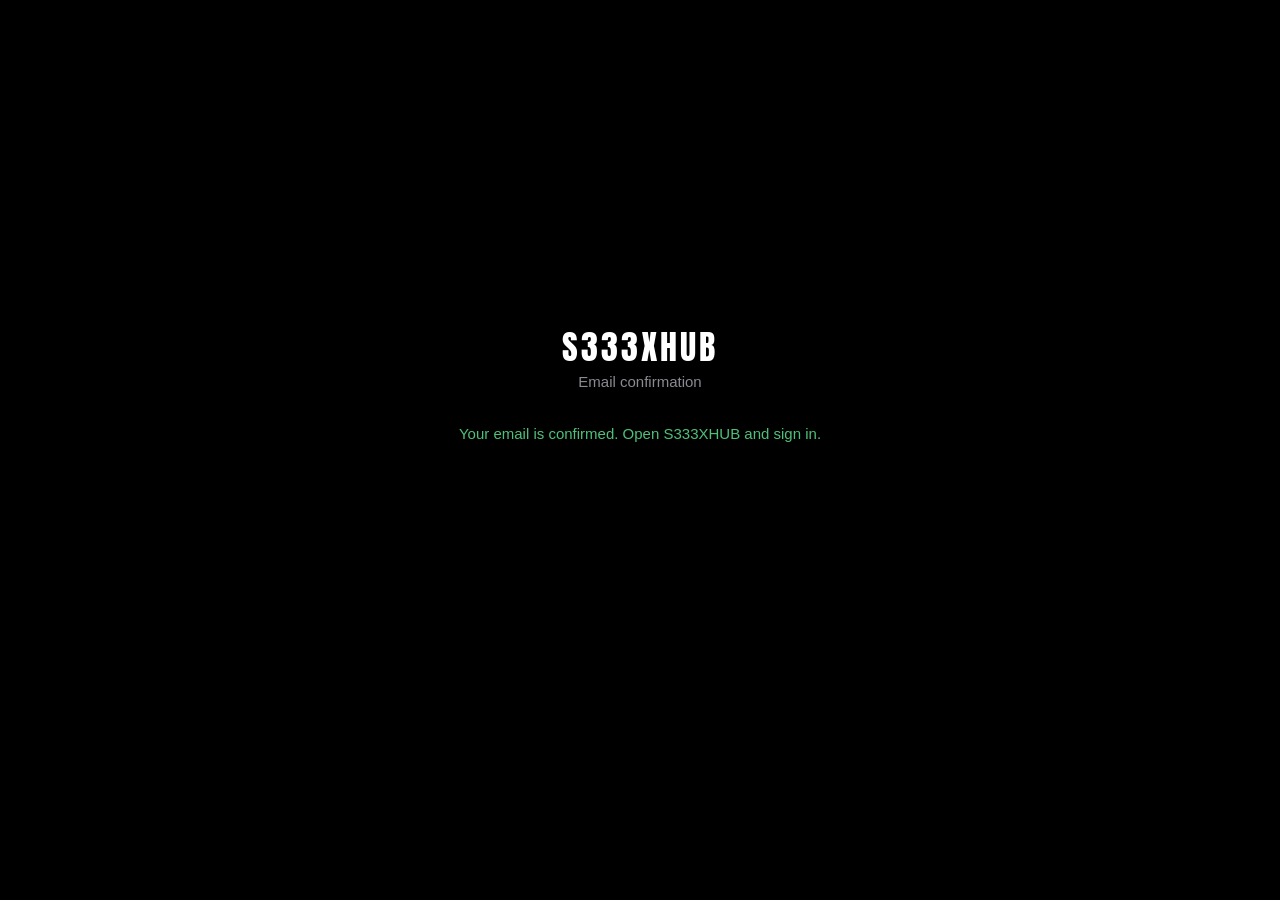
<file: confirm-email.html>
<!doctype html>
<html lang="en">
<head>
  <meta charset="utf-8" />
  <meta name="viewport" content="width=device-width, initial-scale=1" />
  <meta name="robots" content="noindex" />
  <title>Email confirmed · S333XHUB</title>
  <link rel="icon" href="data:image/svg+xml,%3Csvg%20xmlns='http://www.w3.org/2000/svg'%20viewBox='0%200%2064%2064'%3E%3Crect%20width='64'%20height='64'%20rx='12'%20fill='%23000'/%3E%3Crect%20x='29'%20y='11'%20width='6'%20height='42'%20fill='%23fff'/%3E%3Crect%20x='17'%20y='23'%20width='30'%20height='6'%20fill='%23fff'/%3E%3C/svg%3E" />
  <link rel="preconnect" href="https://fonts.googleapis.com" />
  <link rel="preconnect" href="https://fonts.gstatic.com" crossorigin />
  <link href="https://fonts.googleapis.com/css2?family=Anton&display=swap" rel="stylesheet" />
  <link rel="stylesheet" href="site.css" />
</head>
<body class="auth">
  <main>
    <h1><a href="index.html">S333XHUB</a></h1>
    <p class="lead">Email confirmation</p>
    <p class="msg" id="msg">Checking your confirmation link.</p>
  </main>
  <script>
    // Supabase's verify endpoint redirects here after confirming; a failure
    // arrives as #error_description in the hash. The reason is logged, never
    // shown: the fan gets one sentence either way.
    const params = new URLSearchParams(location.hash.replace(/^#/, ''));
    const error = params.get('error_description') || params.get('error');
    const msg = document.getElementById('msg');
    if (error) {
      console.warn('[confirm-email]', error.replace(/\+/g, ' '));
      msg.className = 'msg err';
      msg.textContent =
        'This link has expired or was already used. Open S333XHUB and sign in, or sign up again to get a new link.';
    } else {
      msg.className = 'msg ok';
      msg.textContent = 'Your email is confirmed. Open S333XHUB and sign in.';
    }
  </script>
</body>
</html>
</file>
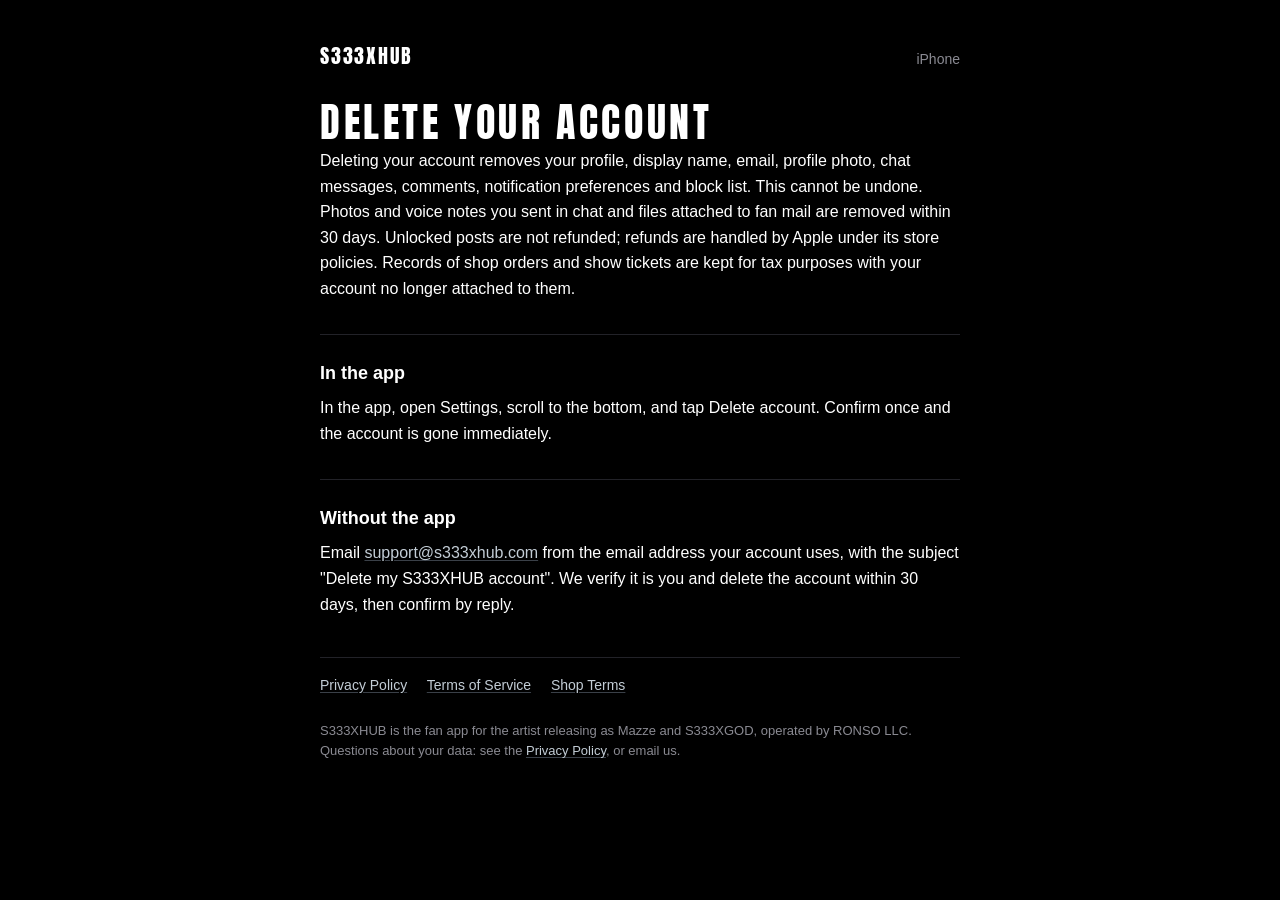
<file: delete-account.html>
<!DOCTYPE html>
<html lang="en">
<head>
  <meta charset="utf-8" />
  <meta name="viewport" content="width=device-width, initial-scale=1" />
  <meta name="robots" content="noindex, nofollow" />
  <title>Delete your account · S333XHUB</title>
  <link rel="canonical" href="https://app.s333xhub.com/delete-account.html" />
  <link rel="icon" href="data:image/svg+xml,%3Csvg%20xmlns='http://www.w3.org/2000/svg'%20viewBox='0%200%2064%2064'%3E%3Crect%20width='64'%20height='64'%20rx='12'%20fill='%23000'/%3E%3Crect%20x='29'%20y='11'%20width='6'%20height='42'%20fill='%23fff'/%3E%3Crect%20x='17'%20y='23'%20width='30'%20height='6'%20fill='%23fff'/%3E%3C/svg%3E" />
  <link rel="preconnect" href="https://fonts.googleapis.com" />
  <link rel="preconnect" href="https://fonts.gstatic.com" crossorigin />
  <link href="https://fonts.googleapis.com/css2?family=Anton&display=swap" rel="stylesheet" />
  <link rel="stylesheet" href="site.css" />
</head>
<body>
  <main>
    <header>
      <a class="wordmark" href="index.html">S333XHUB</a>
      <span class="dim small">iPhone</span>
    </header>
    <h1>Delete your account</h1>
    <p>Deleting your account removes your profile, display name, email, profile photo, chat
       messages, comments, notification preferences and block list. This cannot be undone. Photos
       and voice notes you sent in chat and files attached to fan mail are removed within 30 days.
       Unlocked posts are not refunded; refunds are handled by Apple under its store policies.
       Records of shop orders and show tickets are kept for tax purposes with your account no
       longer attached to them.</p>

    <h2>In the app</h2>
    <p>In the app, open Settings, scroll to the bottom, and tap Delete account. Confirm once and
       the account is gone immediately.</p>

    <h2>Without the app</h2>
    <p>Email <a href="mailto:support@s333xhub.com?subject=Delete%20my%20S333XHUB%20account">support@s333xhub.com</a>
       from the email address your account uses, with the subject "Delete my S333XHUB account".
       We verify it is you and delete the account within 30 days, then confirm by reply.</p>

    <nav>
      <a href="privacy.html">Privacy Policy</a>
      <a href="terms.html">Terms of Service</a>
      <a href="shop-terms.html">Shop Terms</a>
    </nav>
    <footer>S333XHUB is the fan app for the artist releasing as Mazze and S333XGOD, operated by
       RONSO LLC. Questions about your data: see the <a href="privacy.html">Privacy Policy</a>, or
       email us.</footer>
  </main>
</body>
</html>
</file>
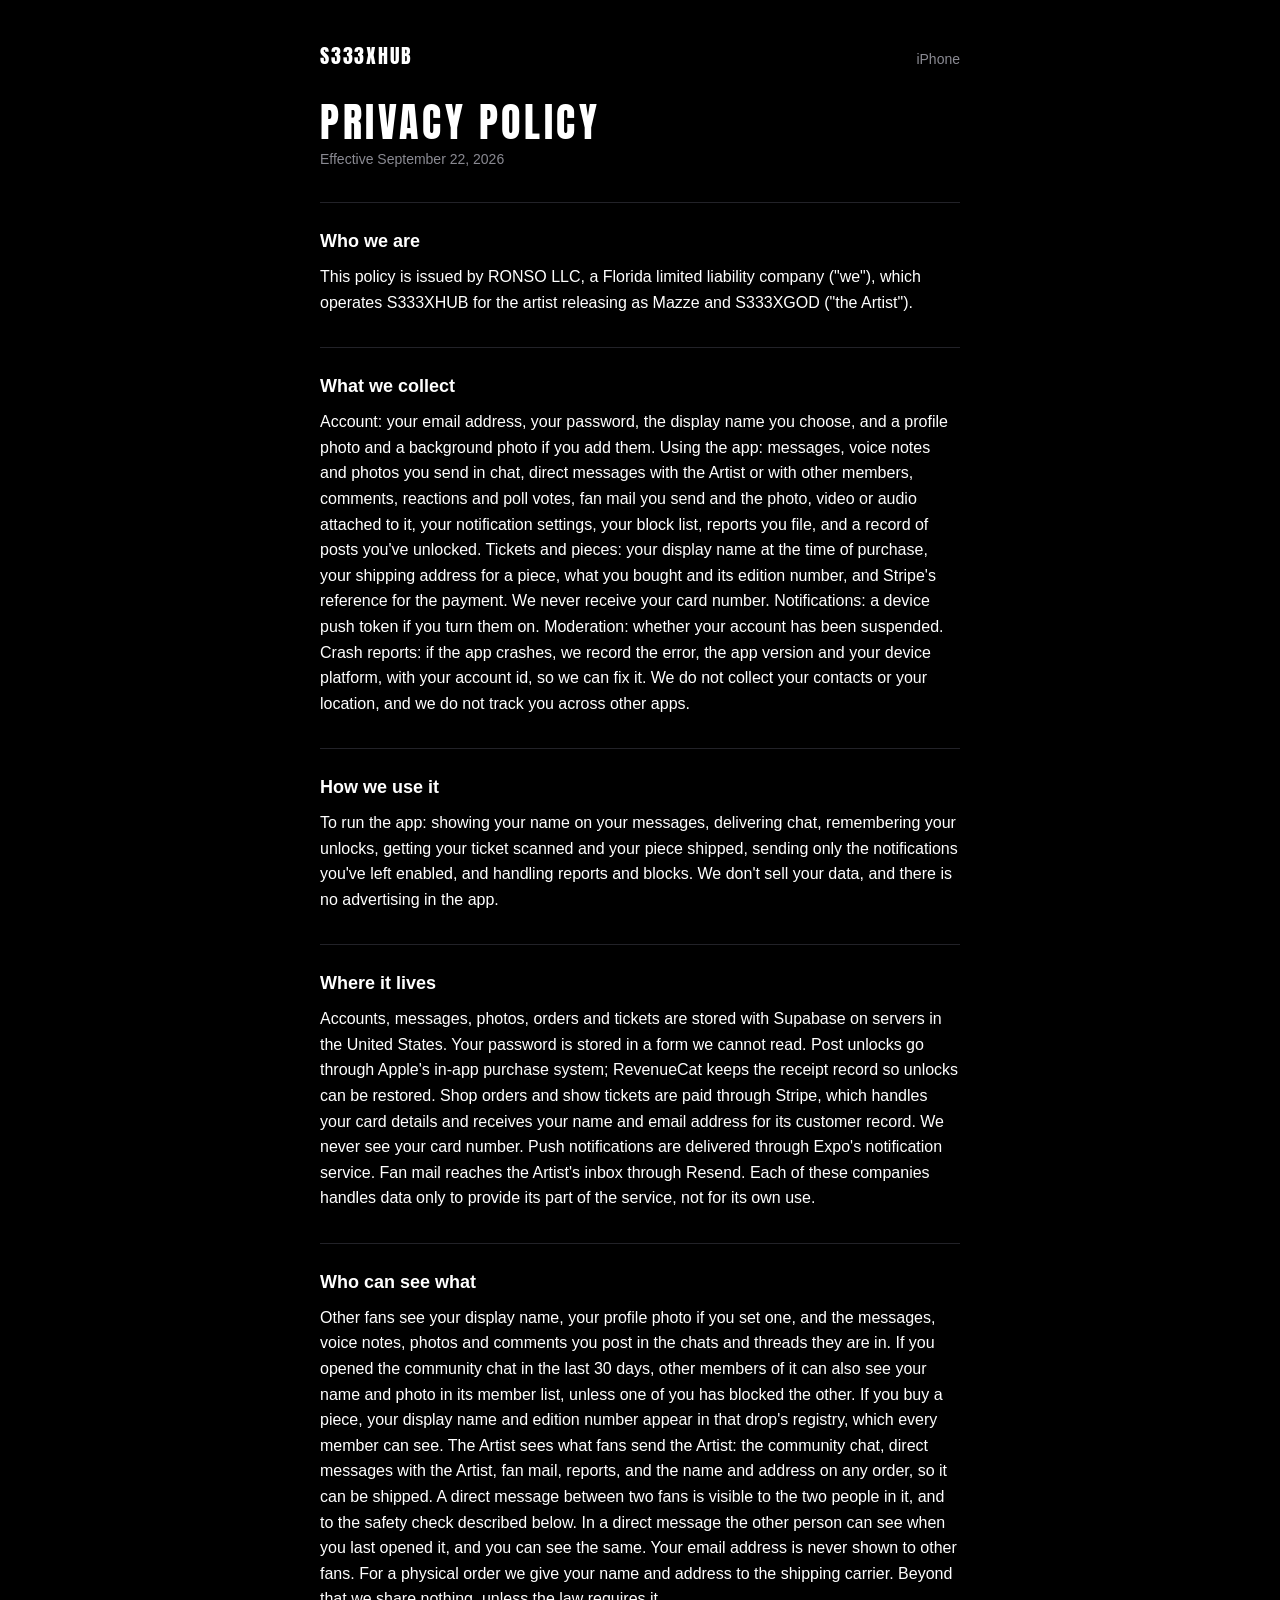
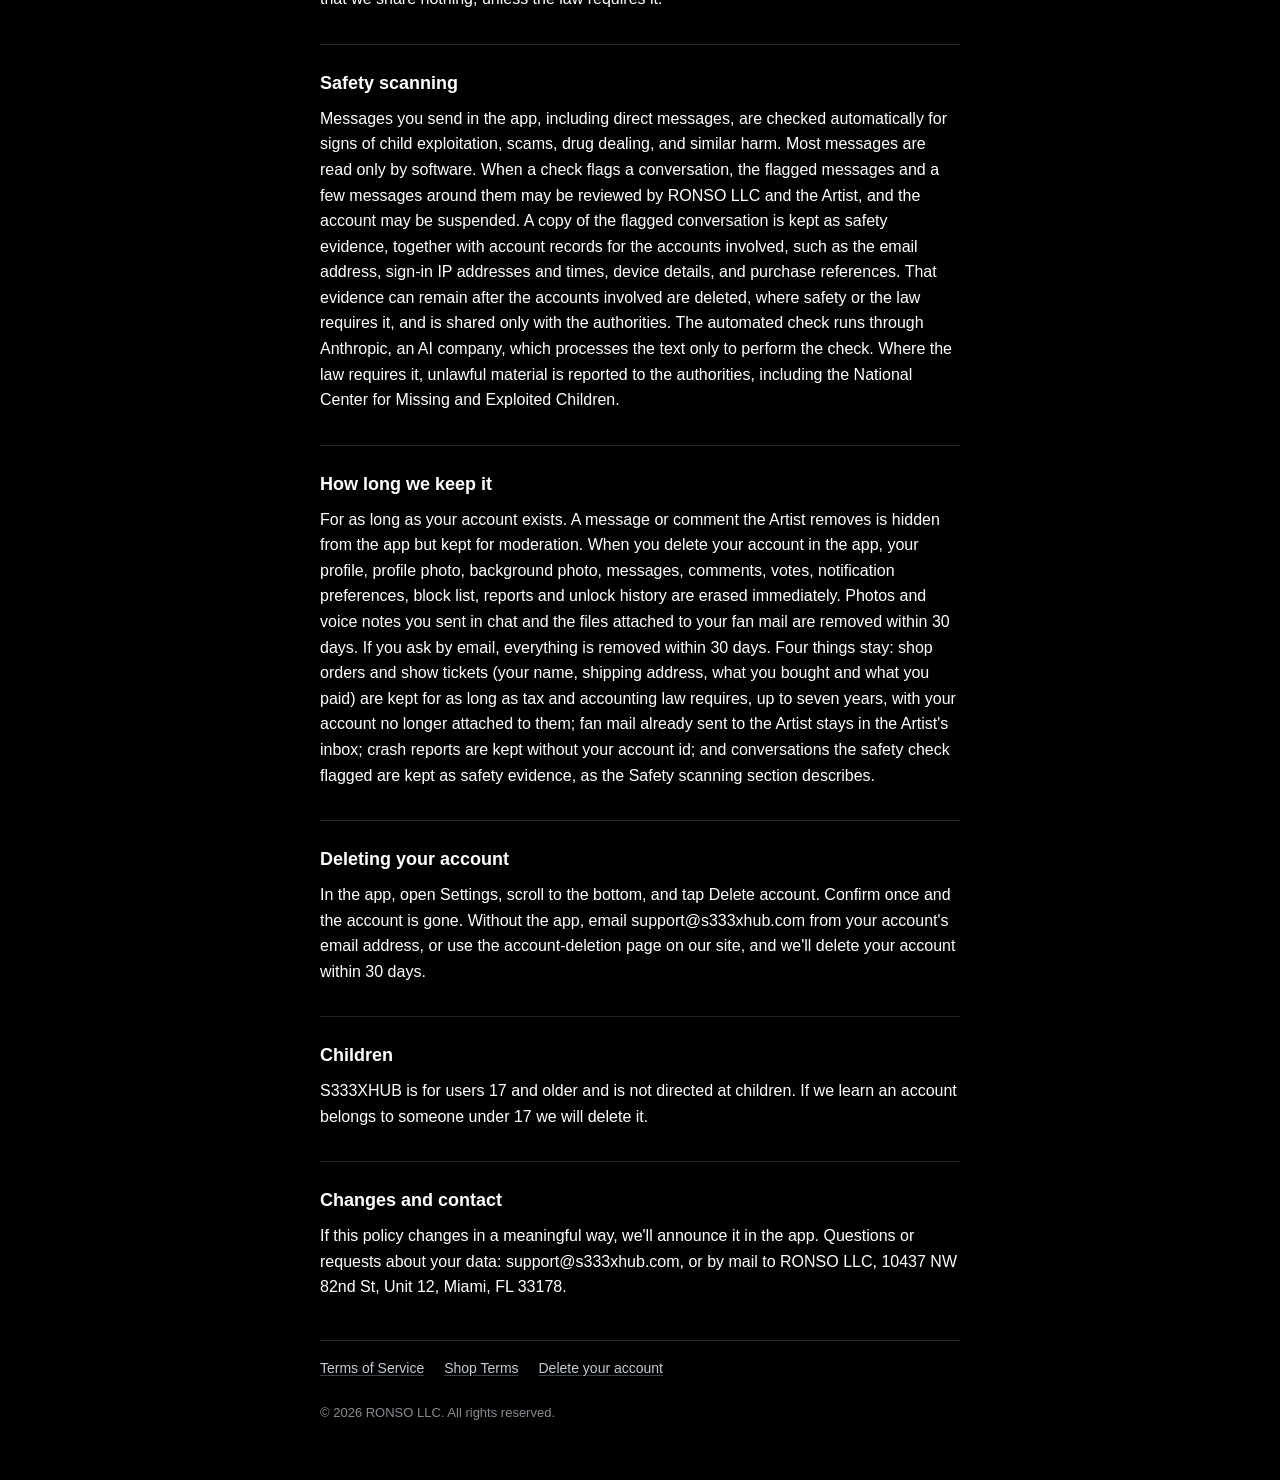
<file: privacy.html>
<!DOCTYPE html>
<html lang="en">
<head>
  <meta charset="utf-8" />
  <meta name="viewport" content="width=device-width, initial-scale=1" />
  <meta name="robots" content="noindex, nofollow" />
  <title>Privacy Policy · S333XHUB</title>
  <link rel="canonical" href="https://app.s333xhub.com/privacy.html" />
  <link rel="icon" href="data:image/svg+xml,%3Csvg%20xmlns='http://www.w3.org/2000/svg'%20viewBox='0%200%2064%2064'%3E%3Crect%20width='64'%20height='64'%20rx='12'%20fill='%23000'/%3E%3Crect%20x='29'%20y='11'%20width='6'%20height='42'%20fill='%23fff'/%3E%3Crect%20x='17'%20y='23'%20width='30'%20height='6'%20fill='%23fff'/%3E%3C/svg%3E" />
  <link rel="preconnect" href="https://fonts.googleapis.com" />
  <link rel="preconnect" href="https://fonts.gstatic.com" crossorigin />
  <link href="https://fonts.googleapis.com/css2?family=Anton&display=swap" rel="stylesheet" />
  <link rel="stylesheet" href="site.css" />
</head>
<body>
  <main>
    <header>
      <a class="wordmark" href="index.html">S333XHUB</a>
      <span class="dim small">iPhone</span>
    </header>
    <h1>Privacy Policy</h1>
    <p class="dim small">Effective September 22, 2026</p>

    <h2>Who we are</h2>
    <p>This policy is issued by RONSO LLC, a Florida limited liability company ("we"), which operates S333XHUB for the artist releasing as Mazze and S333XGOD ("the Artist").</p>

    <h2>What we collect</h2>
    <p>Account: your email address, your password, the display name you choose, and a profile photo and a background photo if you add them. Using the app: messages, voice notes and photos you send in chat, direct messages with the Artist or with other members, comments, reactions and poll votes, fan mail you send and the photo, video or audio attached to it, your notification settings, your block list, reports you file, and a record of posts you've unlocked. Tickets and pieces: your display name at the time of purchase, your shipping address for a piece, what you bought and its edition number, and Stripe's reference for the payment. We never receive your card number. Notifications: a device push token if you turn them on. Moderation: whether your account has been suspended. Crash reports: if the app crashes, we record the error, the app version and your device platform, with your account id, so we can fix it. We do not collect your contacts or your location, and we do not track you across other apps.</p>

    <h2>How we use it</h2>
    <p>To run the app: showing your name on your messages, delivering chat, remembering your unlocks, getting your ticket scanned and your piece shipped, sending only the notifications you've left enabled, and handling reports and blocks. We don't sell your data, and there is no advertising in the app.</p>

    <h2>Where it lives</h2>
    <p>Accounts, messages, photos, orders and tickets are stored with Supabase on servers in the United States. Your password is stored in a form we cannot read. Post unlocks go through Apple's in-app purchase system; RevenueCat keeps the receipt record so unlocks can be restored. Shop orders and show tickets are paid through Stripe, which handles your card details and receives your name and email address for its customer record. We never see your card number. Push notifications are delivered through Expo's notification service. Fan mail reaches the Artist's inbox through Resend. Each of these companies handles data only to provide its part of the service, not for its own use.</p>

    <h2>Who can see what</h2>
    <p>Other fans see your display name, your profile photo if you set one, and the messages, voice notes, photos and comments you post in the chats and threads they are in. If you opened the community chat in the last 30 days, other members of it can also see your name and photo in its member list, unless one of you has blocked the other. If you buy a piece, your display name and edition number appear in that drop's registry, which every member can see. The Artist sees what fans send the Artist: the community chat, direct messages with the Artist, fan mail, reports, and the name and address on any order, so it can be shipped. A direct message between two fans is visible to the two people in it, and to the safety check described below. In a direct message the other person can see when you last opened it, and you can see the same. Your email address is never shown to other fans. For a physical order we give your name and address to the shipping carrier. Beyond that we share nothing, unless the law requires it.</p>

    <h2>Safety scanning</h2>
    <p>Messages you send in the app, including direct messages, are checked automatically for signs of child exploitation, scams, drug dealing, and similar harm. Most messages are read only by software. When a check flags a conversation, the flagged messages and a few messages around them may be reviewed by RONSO LLC and the Artist, and the account may be suspended. A copy of the flagged conversation is kept as safety evidence, together with account records for the accounts involved, such as the email address, sign-in IP addresses and times, device details, and purchase references. That evidence can remain after the accounts involved are deleted, where safety or the law requires it, and is shared only with the authorities. The automated check runs through Anthropic, an AI company, which processes the text only to perform the check. Where the law requires it, unlawful material is reported to the authorities, including the National Center for Missing and Exploited Children.</p>

    <h2>How long we keep it</h2>
    <p>For as long as your account exists. A message or comment the Artist removes is hidden from the app but kept for moderation. When you delete your account in the app, your profile, profile photo, background photo, messages, comments, votes, notification preferences, block list, reports and unlock history are erased immediately. Photos and voice notes you sent in chat and the files attached to your fan mail are removed within 30 days. If you ask by email, everything is removed within 30 days. Four things stay: shop orders and show tickets (your name, shipping address, what you bought and what you paid) are kept for as long as tax and accounting law requires, up to seven years, with your account no longer attached to them; fan mail already sent to the Artist stays in the Artist's inbox; crash reports are kept without your account id; and conversations the safety check flagged are kept as safety evidence, as the Safety scanning section describes.</p>

    <h2>Deleting your account</h2>
    <p>In the app, open Settings, scroll to the bottom, and tap Delete account. Confirm once and the account is gone. Without the app, email support@s333xhub.com from your account's email address, or use the account-deletion page on our site, and we'll delete your account within 30 days.</p>

    <h2>Children</h2>
    <p>S333XHUB is for users 17 and older and is not directed at children. If we learn an account belongs to someone under 17 we will delete it.</p>

    <h2>Changes and contact</h2>
    <p>If this policy changes in a meaningful way, we'll announce it in the app. Questions or requests about your data: support@s333xhub.com, or by mail to RONSO LLC, 10437 NW 82nd St, Unit 12, Miami, FL 33178.</p>

    <nav>
      <a href="terms.html">Terms of Service</a>
      <a href="shop-terms.html">Shop Terms</a>
      <a href="delete-account.html">Delete your account</a>
    </nav>
    <footer>&copy; 2026 RONSO LLC. All rights reserved.</footer>
  </main>
</body>
</html>
</file>
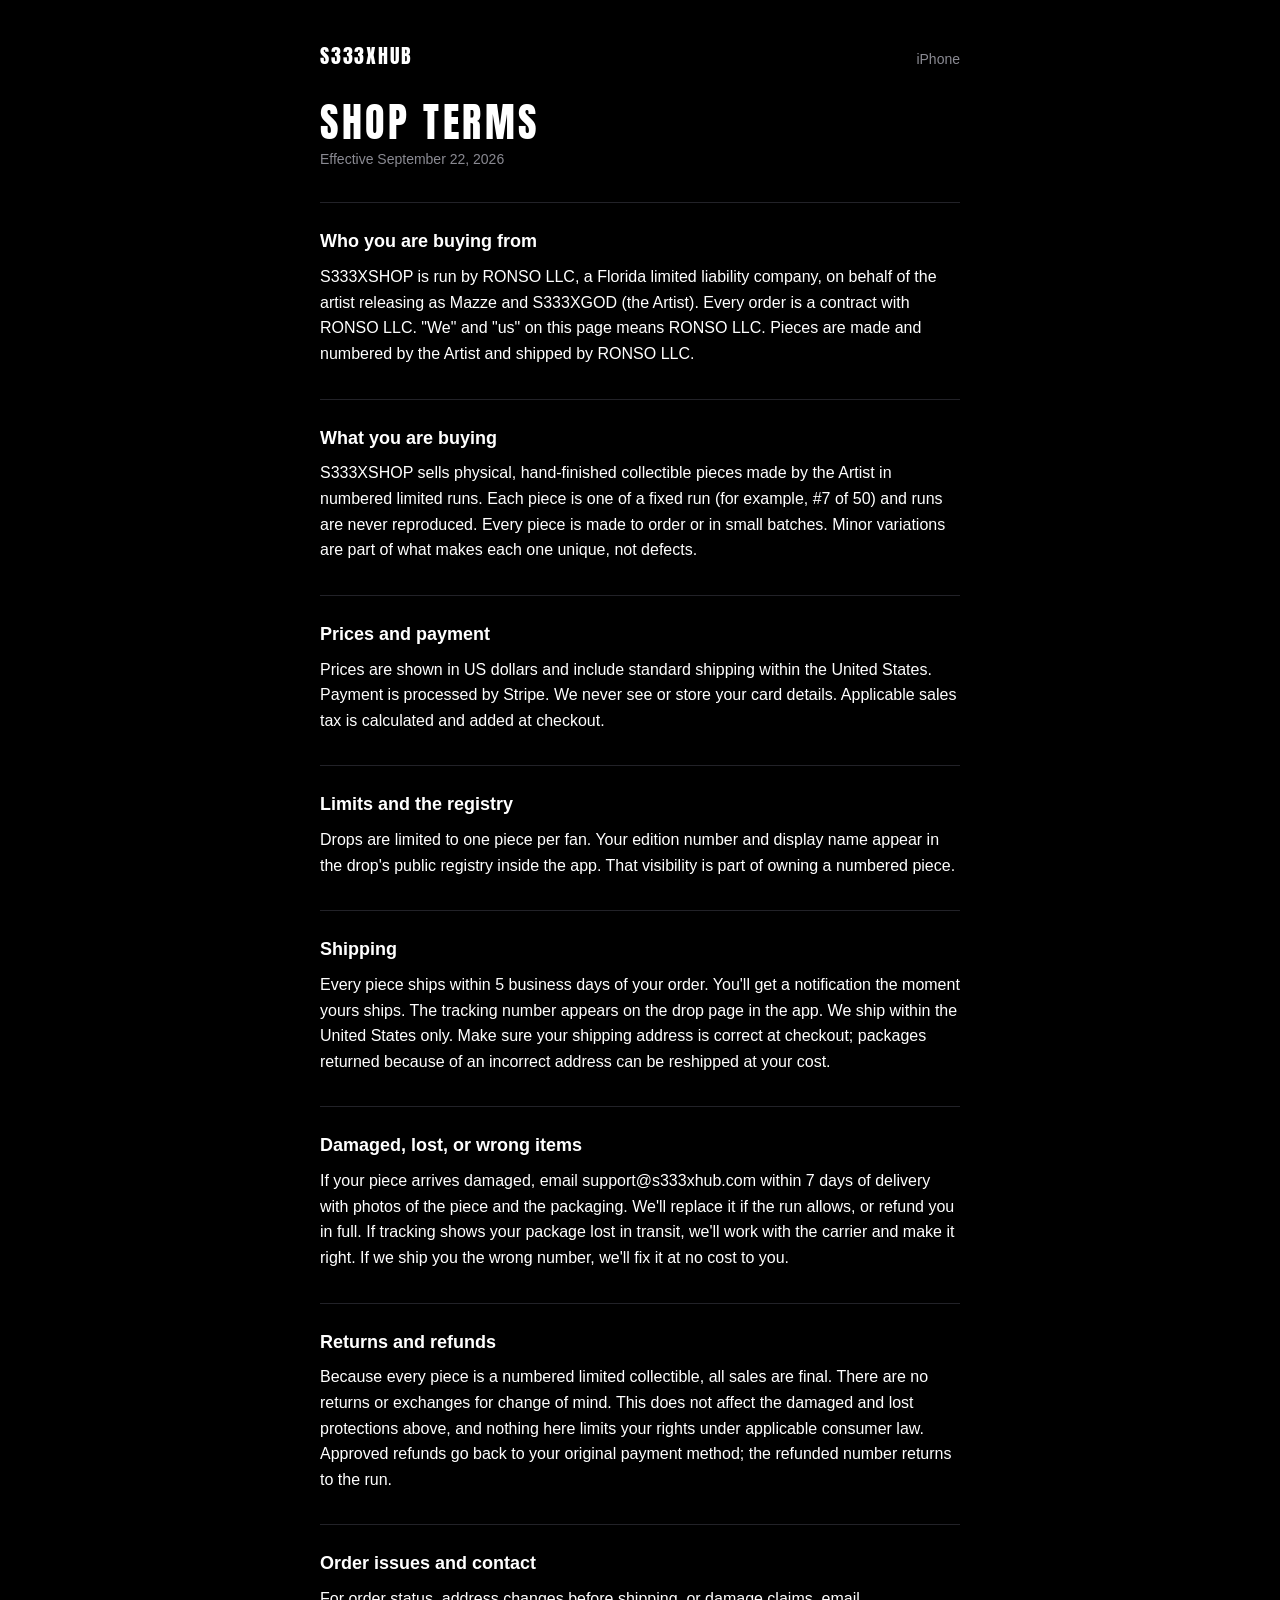
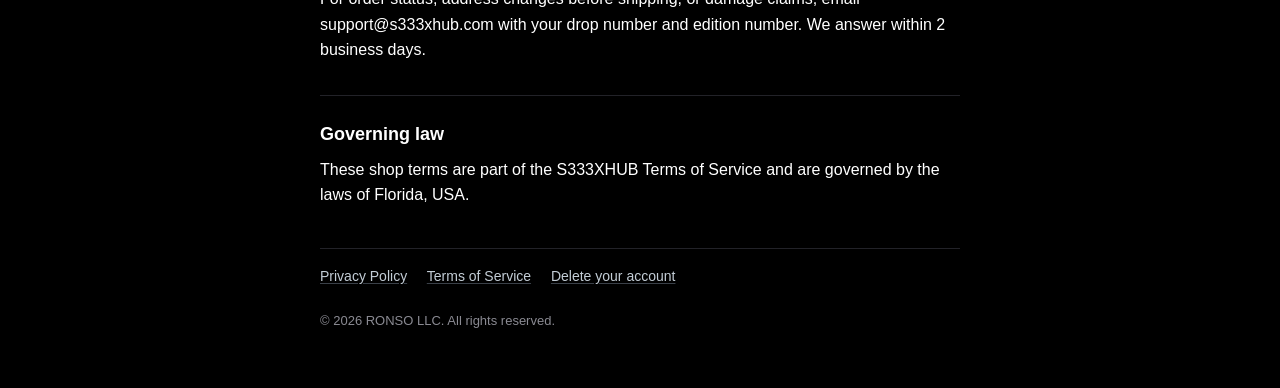
<file: shop-terms.html>
<!DOCTYPE html>
<html lang="en">
<head>
  <meta charset="utf-8" />
  <meta name="viewport" content="width=device-width, initial-scale=1" />
  <meta name="robots" content="noindex, nofollow" />
  <title>Shop Terms · S333XHUB</title>
  <link rel="canonical" href="https://app.s333xhub.com/shop-terms.html" />
  <link rel="icon" href="data:image/svg+xml,%3Csvg%20xmlns='http://www.w3.org/2000/svg'%20viewBox='0%200%2064%2064'%3E%3Crect%20width='64'%20height='64'%20rx='12'%20fill='%23000'/%3E%3Crect%20x='29'%20y='11'%20width='6'%20height='42'%20fill='%23fff'/%3E%3Crect%20x='17'%20y='23'%20width='30'%20height='6'%20fill='%23fff'/%3E%3C/svg%3E" />
  <link rel="preconnect" href="https://fonts.googleapis.com" />
  <link rel="preconnect" href="https://fonts.gstatic.com" crossorigin />
  <link href="https://fonts.googleapis.com/css2?family=Anton&display=swap" rel="stylesheet" />
  <link rel="stylesheet" href="site.css" />
</head>
<body>
  <main>
    <header>
      <a class="wordmark" href="index.html">S333XHUB</a>
      <span class="dim small">iPhone</span>
    </header>
    <h1>Shop Terms</h1>
    <p class="dim small">Effective September 22, 2026</p>

    <h2>Who you are buying from</h2>
    <p>S333XSHOP is run by RONSO LLC, a Florida limited liability company, on behalf of the artist releasing as Mazze and S333XGOD (the Artist). Every order is a contract with RONSO LLC. "We" and "us" on this page means RONSO LLC. Pieces are made and numbered by the Artist and shipped by RONSO LLC.</p>

    <h2>What you are buying</h2>
    <p>S333XSHOP sells physical, hand-finished collectible pieces made by the Artist in numbered limited runs. Each piece is one of a fixed run (for example, #7 of 50) and runs are never reproduced. Every piece is made to order or in small batches. Minor variations are part of what makes each one unique, not defects.</p>

    <h2>Prices and payment</h2>
    <p>Prices are shown in US dollars and include standard shipping within the United States. Payment is processed by Stripe. We never see or store your card details. Applicable sales tax is calculated and added at checkout.</p>

    <h2>Limits and the registry</h2>
    <p>Drops are limited to one piece per fan. Your edition number and display name appear in the drop's public registry inside the app. That visibility is part of owning a numbered piece.</p>

    <h2>Shipping</h2>
    <p>Every piece ships within 5 business days of your order. You'll get a notification the moment yours ships. The tracking number appears on the drop page in the app. We ship within the United States only. Make sure your shipping address is correct at checkout; packages returned because of an incorrect address can be reshipped at your cost.</p>

    <h2>Damaged, lost, or wrong items</h2>
    <p>If your piece arrives damaged, email support@s333xhub.com within 7 days of delivery with photos of the piece and the packaging. We'll replace it if the run allows, or refund you in full. If tracking shows your package lost in transit, we'll work with the carrier and make it right. If we ship you the wrong number, we'll fix it at no cost to you.</p>

    <h2>Returns and refunds</h2>
    <p>Because every piece is a numbered limited collectible, all sales are final. There are no returns or exchanges for change of mind. This does not affect the damaged and lost protections above, and nothing here limits your rights under applicable consumer law. Approved refunds go back to your original payment method; the refunded number returns to the run.</p>

    <h2>Order issues and contact</h2>
    <p>For order status, address changes before shipping, or damage claims, email support@s333xhub.com with your drop number and edition number. We answer within 2 business days.</p>

    <h2>Governing law</h2>
    <p>These shop terms are part of the S333XHUB Terms of Service and are governed by the laws of Florida, USA.</p>

    <nav>
      <a href="privacy.html">Privacy Policy</a>
      <a href="terms.html">Terms of Service</a>
      <a href="delete-account.html">Delete your account</a>
    </nav>
    <footer>&copy; 2026 RONSO LLC. All rights reserved.</footer>
  </main>
</body>
</html>
</file>
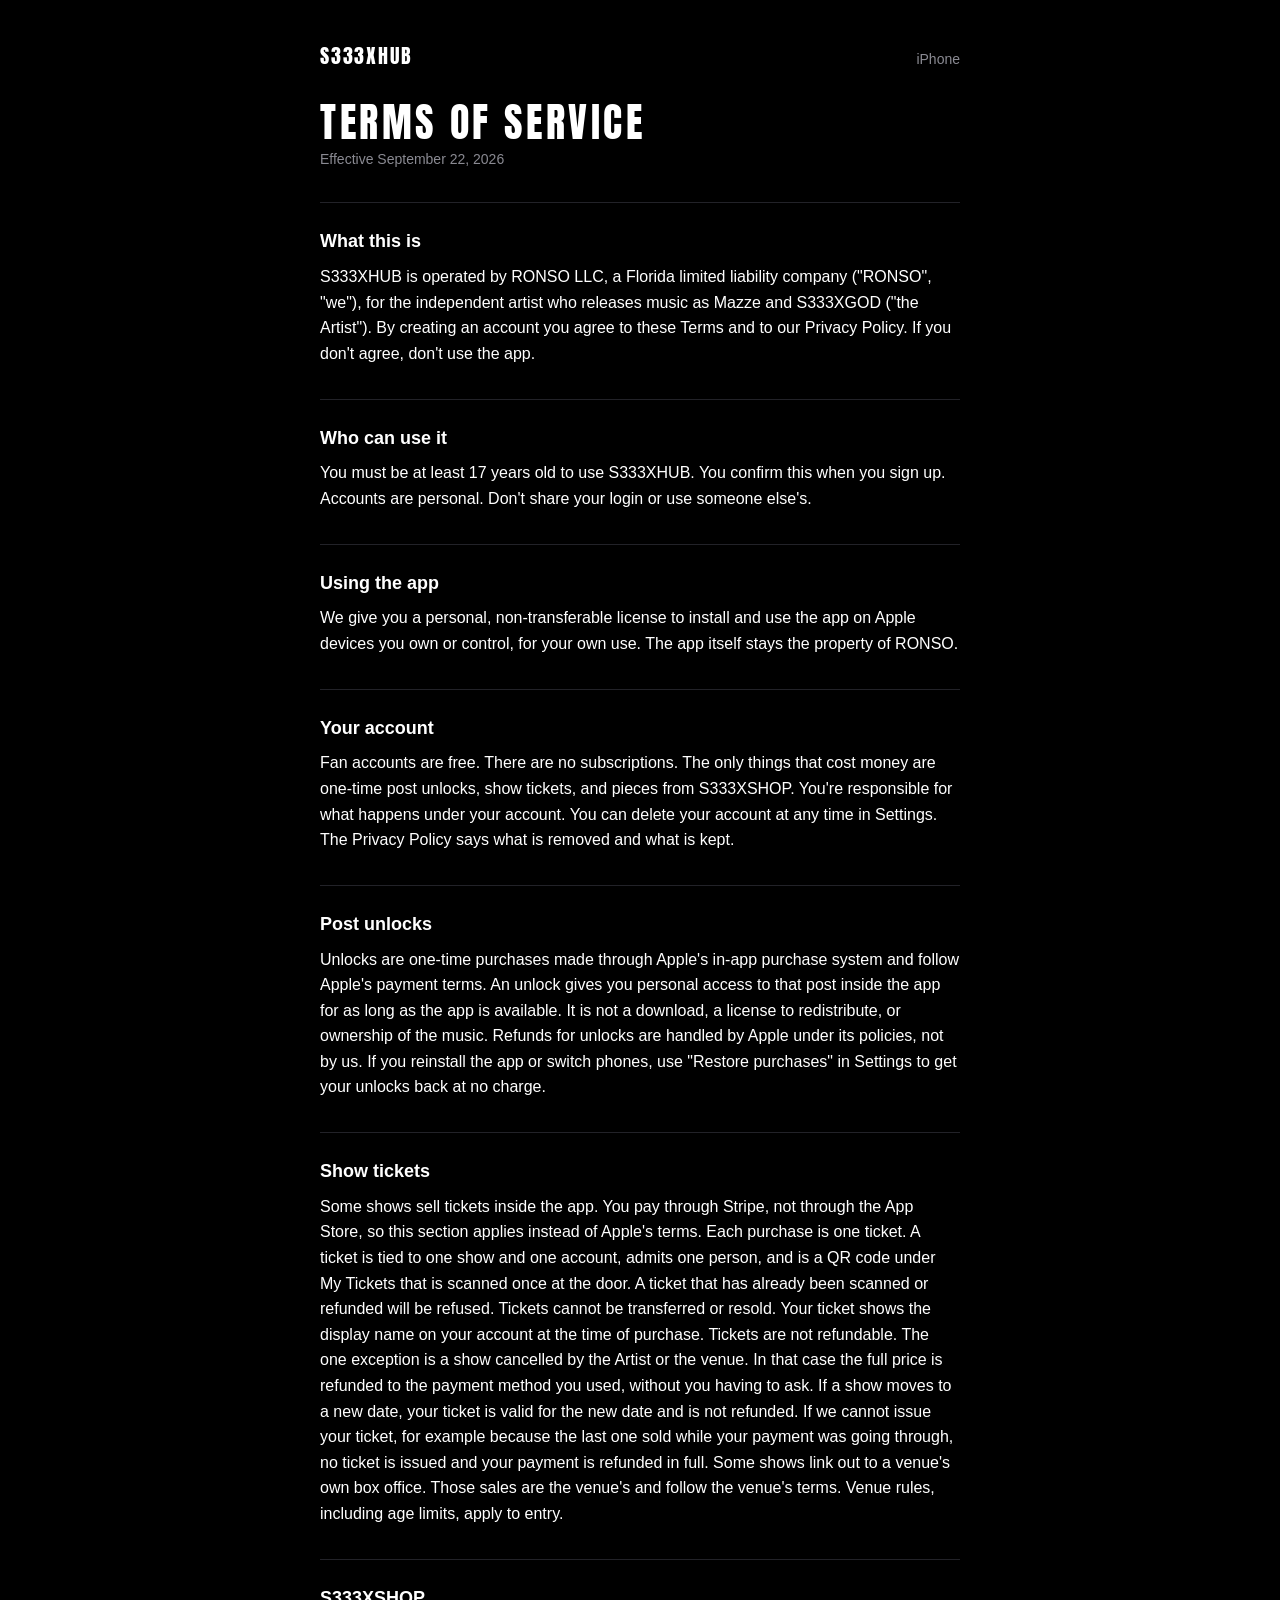
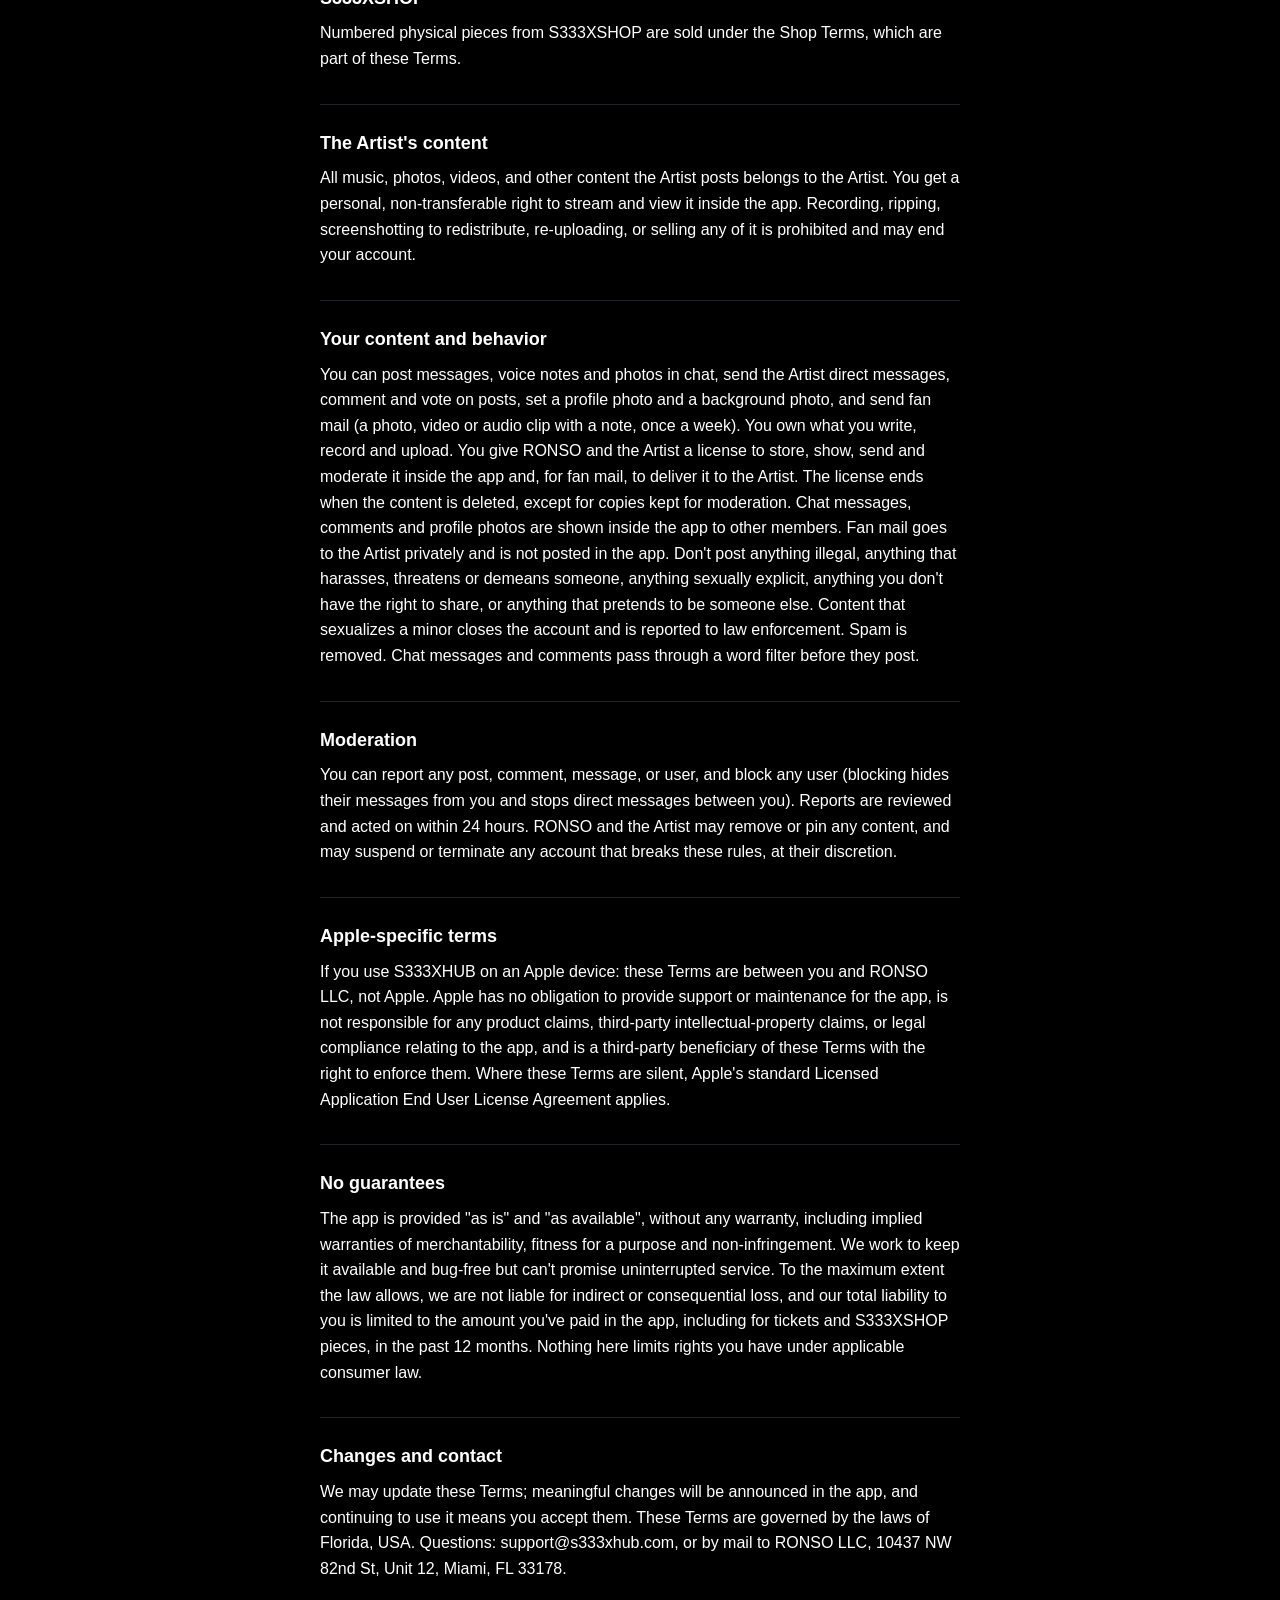
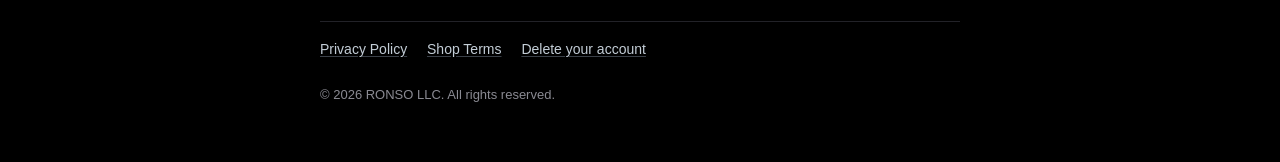
<file: terms.html>
<!DOCTYPE html>
<html lang="en">
<head>
  <meta charset="utf-8" />
  <meta name="viewport" content="width=device-width, initial-scale=1" />
  <meta name="robots" content="noindex, nofollow" />
  <title>Terms of Service · S333XHUB</title>
  <link rel="canonical" href="https://app.s333xhub.com/terms.html" />
  <link rel="icon" href="data:image/svg+xml,%3Csvg%20xmlns='http://www.w3.org/2000/svg'%20viewBox='0%200%2064%2064'%3E%3Crect%20width='64'%20height='64'%20rx='12'%20fill='%23000'/%3E%3Crect%20x='29'%20y='11'%20width='6'%20height='42'%20fill='%23fff'/%3E%3Crect%20x='17'%20y='23'%20width='30'%20height='6'%20fill='%23fff'/%3E%3C/svg%3E" />
  <link rel="preconnect" href="https://fonts.googleapis.com" />
  <link rel="preconnect" href="https://fonts.gstatic.com" crossorigin />
  <link href="https://fonts.googleapis.com/css2?family=Anton&display=swap" rel="stylesheet" />
  <link rel="stylesheet" href="site.css" />
</head>
<body>
  <main>
    <header>
      <a class="wordmark" href="index.html">S333XHUB</a>
      <span class="dim small">iPhone</span>
    </header>
    <h1>Terms of Service</h1>
    <p class="dim small">Effective September 22, 2026</p>

    <h2>What this is</h2>
    <p>S333XHUB is operated by RONSO LLC, a Florida limited liability company ("RONSO", "we"), for the independent artist who releases music as Mazze and S333XGOD ("the Artist"). By creating an account you agree to these Terms and to our Privacy Policy. If you don't agree, don't use the app.</p>

    <h2>Who can use it</h2>
    <p>You must be at least 17 years old to use S333XHUB. You confirm this when you sign up. Accounts are personal. Don't share your login or use someone else's.</p>

    <h2>Using the app</h2>
    <p>We give you a personal, non-transferable license to install and use the app on Apple devices you own or control, for your own use. The app itself stays the property of RONSO.</p>

    <h2>Your account</h2>
    <p>Fan accounts are free. There are no subscriptions. The only things that cost money are one-time post unlocks, show tickets, and pieces from S333XSHOP. You're responsible for what happens under your account. You can delete your account at any time in Settings. The Privacy Policy says what is removed and what is kept.</p>

    <h2>Post unlocks</h2>
    <p>Unlocks are one-time purchases made through Apple's in-app purchase system and follow Apple's payment terms. An unlock gives you personal access to that post inside the app for as long as the app is available. It is not a download, a license to redistribute, or ownership of the music. Refunds for unlocks are handled by Apple under its policies, not by us. If you reinstall the app or switch phones, use "Restore purchases" in Settings to get your unlocks back at no charge.</p>

    <h2>Show tickets</h2>
    <p>Some shows sell tickets inside the app. You pay through Stripe, not through the App Store, so this section applies instead of Apple's terms. Each purchase is one ticket. A ticket is tied to one show and one account, admits one person, and is a QR code under My Tickets that is scanned once at the door. A ticket that has already been scanned or refunded will be refused. Tickets cannot be transferred or resold. Your ticket shows the display name on your account at the time of purchase. Tickets are not refundable. The one exception is a show cancelled by the Artist or the venue. In that case the full price is refunded to the payment method you used, without you having to ask. If a show moves to a new date, your ticket is valid for the new date and is not refunded. If we cannot issue your ticket, for example because the last one sold while your payment was going through, no ticket is issued and your payment is refunded in full. Some shows link out to a venue's own box office. Those sales are the venue's and follow the venue's terms. Venue rules, including age limits, apply to entry.</p>

    <h2>S333XSHOP</h2>
    <p>Numbered physical pieces from S333XSHOP are sold under the Shop Terms, which are part of these Terms.</p>

    <h2>The Artist's content</h2>
    <p>All music, photos, videos, and other content the Artist posts belongs to the Artist. You get a personal, non-transferable right to stream and view it inside the app. Recording, ripping, screenshotting to redistribute, re-uploading, or selling any of it is prohibited and may end your account.</p>

    <h2>Your content and behavior</h2>
    <p>You can post messages, voice notes and photos in chat, send the Artist direct messages, comment and vote on posts, set a profile photo and a background photo, and send fan mail (a photo, video or audio clip with a note, once a week). You own what you write, record and upload. You give RONSO and the Artist a license to store, show, send and moderate it inside the app and, for fan mail, to deliver it to the Artist. The license ends when the content is deleted, except for copies kept for moderation. Chat messages, comments and profile photos are shown inside the app to other members. Fan mail goes to the Artist privately and is not posted in the app. Don't post anything illegal, anything that harasses, threatens or demeans someone, anything sexually explicit, anything you don't have the right to share, or anything that pretends to be someone else. Content that sexualizes a minor closes the account and is reported to law enforcement. Spam is removed. Chat messages and comments pass through a word filter before they post.</p>

    <h2>Moderation</h2>
    <p>You can report any post, comment, message, or user, and block any user (blocking hides their messages from you and stops direct messages between you). Reports are reviewed and acted on within 24 hours. RONSO and the Artist may remove or pin any content, and may suspend or terminate any account that breaks these rules, at their discretion.</p>

    <h2>Apple-specific terms</h2>
    <p>If you use S333XHUB on an Apple device: these Terms are between you and RONSO LLC, not Apple. Apple has no obligation to provide support or maintenance for the app, is not responsible for any product claims, third-party intellectual-property claims, or legal compliance relating to the app, and is a third-party beneficiary of these Terms with the right to enforce them. Where these Terms are silent, Apple's standard Licensed Application End User License Agreement applies.</p>

    <h2>No guarantees</h2>
    <p>The app is provided "as is" and "as available", without any warranty, including implied warranties of merchantability, fitness for a purpose and non-infringement. We work to keep it available and bug-free but can't promise uninterrupted service. To the maximum extent the law allows, we are not liable for indirect or consequential loss, and our total liability to you is limited to the amount you've paid in the app, including for tickets and S333XSHOP pieces, in the past 12 months. Nothing here limits rights you have under applicable consumer law.</p>

    <h2>Changes and contact</h2>
    <p>We may update these Terms; meaningful changes will be announced in the app, and continuing to use it means you accept them. These Terms are governed by the laws of Florida, USA. Questions: support@s333xhub.com, or by mail to RONSO LLC, 10437 NW 82nd St, Unit 12, Miami, FL 33178.</p>

    <nav>
      <a href="privacy.html">Privacy Policy</a>
      <a href="shop-terms.html">Shop Terms</a>
      <a href="delete-account.html">Delete your account</a>
    </nav>
    <footer>&copy; 2026 RONSO LLC. All rights reserved.</footer>
  </main>
</body>
</html>
</file>
<file: site.css>
/* S333XHUB site. One stylesheet for all seven pages.
   Colours and type come from the app's src/constants/brand.ts:
   bg #000, surface #101013, line #222228, text #fff, dim #8a8a92,
   accent #c3cdd6, danger #f87171, ok #4fc07a, display Anton. */

:root {
  --bg: #000;
  --surface: #101013;
  --line: #222228;
  --text: #fff;
  --dim: #8a8a92;
  --accent: #c3cdd6;
  --underline: #3a4048;
  --danger: #f87171;
  --ok: #4fc07a;
}

* { box-sizing: border-box; }

html, body { margin: 0; background: var(--bg); color: var(--text); }
body {
  font-family: "Helvetica Neue", Helvetica, Arial, sans-serif;
  font-size: 16px;
  line-height: 1.6;
  -webkit-font-smoothing: antialiased;
  padding: 40px 20px 56px;
}

main { max-width: 640px; margin: 0 auto; }

/* Wordmark and page titles: Anton, nowhere else. */
.wordmark, h1 {
  font-family: Anton, Impact, sans-serif;
  font-weight: 400;
  letter-spacing: .09em;
  color: var(--text);
  text-transform: uppercase;
}
header { display: flex; align-items: baseline; justify-content: space-between; gap: 16px; margin-bottom: 28px; }
.wordmark { font-size: 20px; text-decoration: none; }
.wordmark:hover { color: var(--text); }
h1 { font-size: 40px; line-height: 1.1; margin: 0 0 4px; }
h1.big { font-size: 48px; }

h2 {
  color: var(--text);
  font-size: 18px;
  font-weight: 600;
  margin: 32px 0 8px;
  padding-top: 24px;
  border-top: 1px solid var(--line);
}

p { margin: 0 0 14px; }
.tag { color: var(--accent); font-size: 15px; margin: 0 0 20px; }
.dim { color: var(--dim); }
.small { font-size: 14px; }

a { color: var(--accent); text-decoration: underline; text-decoration-color: var(--underline); text-underline-offset: 2px; }
a:hover { color: var(--text); }

nav { margin-top: 40px; padding-top: 16px; border-top: 1px solid var(--line); font-size: 14px; }
nav a { margin-right: 16px; }
footer { margin-top: 24px; color: var(--dim); font-size: 13px; }

/* Forms (reset password). */
input {
  width: 100%;
  background: var(--surface);
  color: var(--text);
  border: 0;
  border-radius: 12px;
  padding: 14px 16px;
  font-size: 16px;
  font-family: inherit;
  margin-bottom: 12px;
  outline: none;
}
input::placeholder { color: var(--dim); }
input:focus { box-shadow: 0 0 0 1px var(--accent); }
button {
  width: 100%;
  background: var(--text);
  color: var(--bg);
  border: 0;
  border-radius: 999px;
  padding: 15px 16px;
  font-size: 15px;
  font-weight: 700;
  font-family: inherit;
  cursor: pointer;
  margin-top: 4px;
}
button:disabled { opacity: .4; cursor: default; }

/* The two auth landing pages: one centred column. */
.auth { min-height: calc(100vh - 96px); display: flex; align-items: center; justify-content: center; }
.auth main { width: 100%; max-width: 380px; text-align: center; }
.auth h1 { font-size: 34px; margin-bottom: 4px; }
.auth h1 a { color: inherit; text-decoration: none; }
.auth .lead { color: var(--dim); font-size: 15px; margin: 0 0 28px; }
.msg { margin-top: 14px; font-size: 15px; line-height: 1.6; color: var(--dim); }
.err { color: var(--danger); }
.ok { color: var(--ok); }

/* Print and Save as PDF: browsers drop the black ground but keep the
   text colour, so the legal pages would come out white on white. */
@media print {
  html, body { background: #fff; color: #000; }
  body { padding: 0; }
  .wordmark, h1, h2, a { color: #000; }
  .dim, .tag, footer { color: #444; }
  nav { display: none; }
}
</file>
